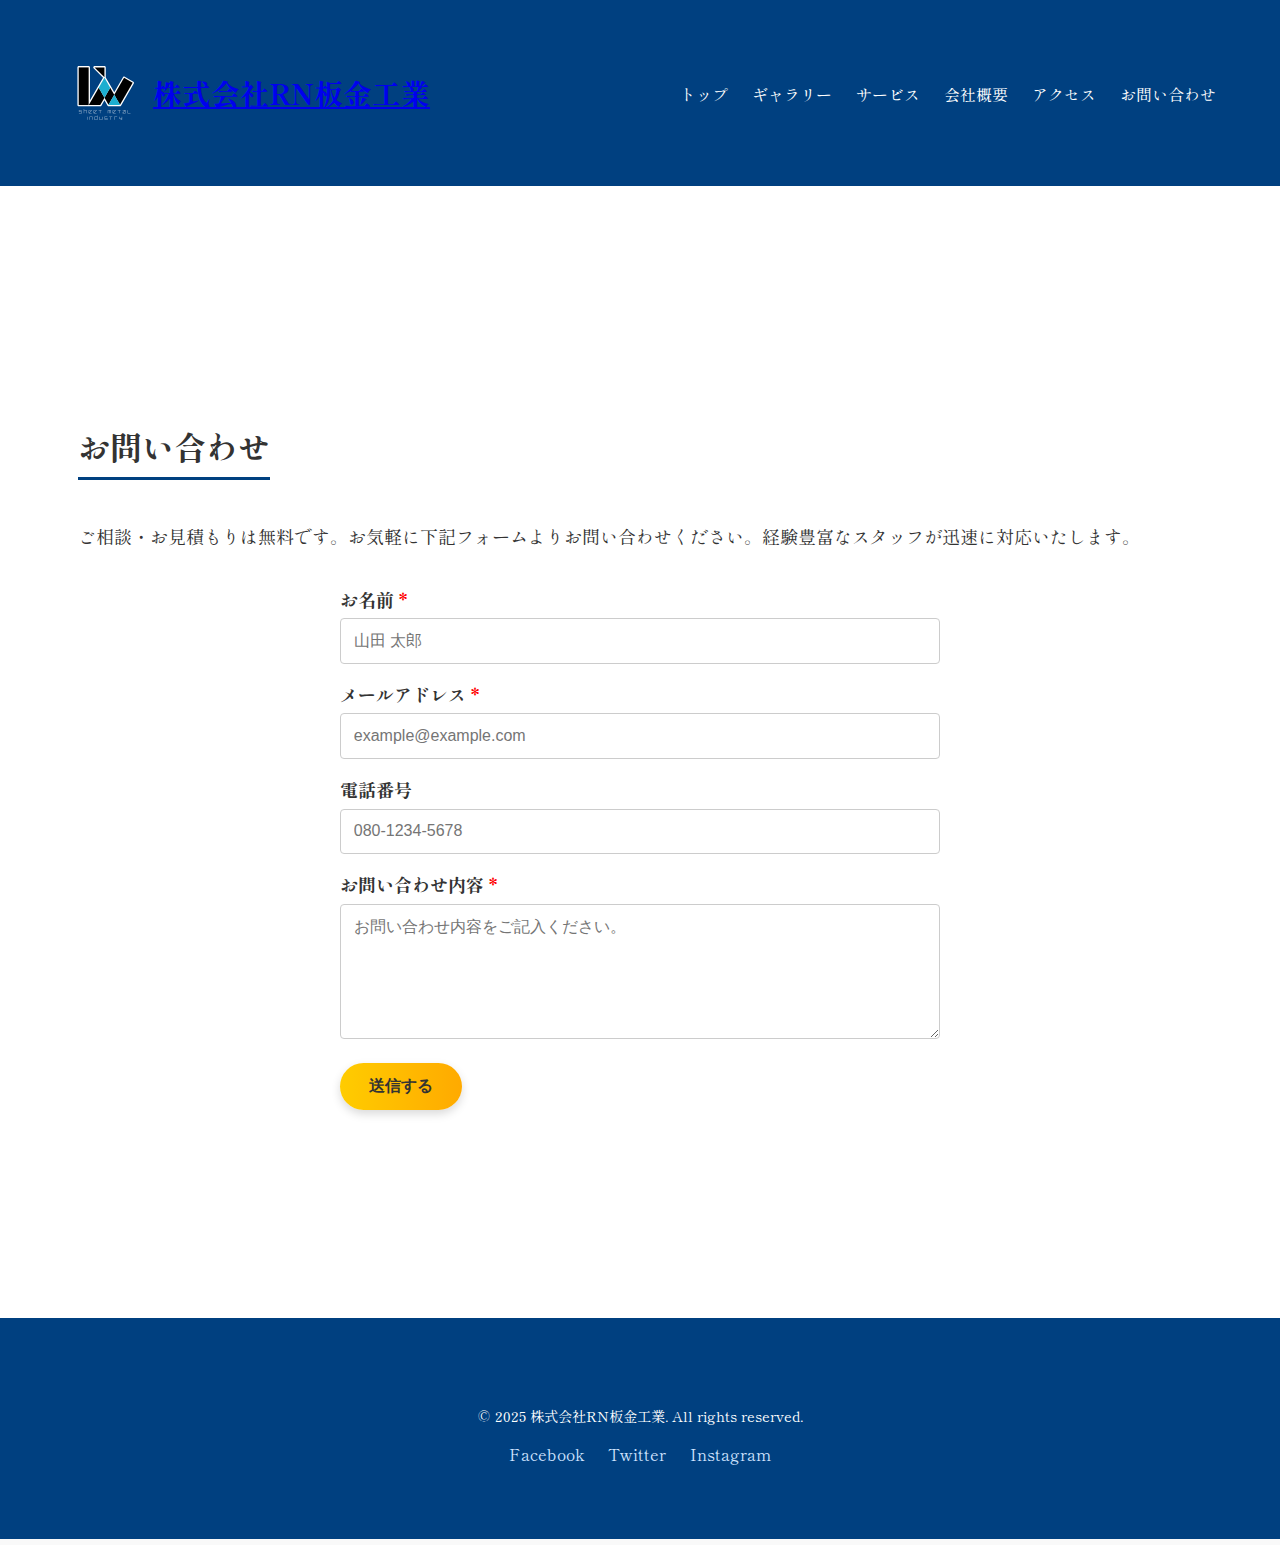
<file: contact.html>
<!DOCTYPE html>
<html lang="ja">

<head>
  <meta charset="UTF-8">
  <meta name="viewport" content="width=device-width, initial-scale=1" />
  <title>お問い合わせ</title>
  <link rel="stylesheet" href="style.css"> <!-- 共通CSSを使うなら -->
  <link href="https://fonts.googleapis.com/css2?family=Shippori+Mincho+B1&display=swap" rel="stylesheet">
</head>

<body>
     <header>
    <div class="container header-inner">
      <h1 class="logo">
        <img src="images/RNロゴ背景白.svg" alt="〇〇断熱板金 ロゴ" />
        <a href="index.html" class="active">株式会社RN板金工業</a>
      </h1>

      <!-- ハンバーガーメニュー -->
      <div class="menu-toggle" id="menu-toggle">
        <span></span>
        <span></span>
        <span></span>
      </div>

      <nav>
        <ul class="nav-list">
          <li><a href="index.html">トップ</a></li>
          <li><a href="photos.html">ギャラリー</a></li>
          <li><a href="index.html#services">サービス</a></li>
          <li><a href="index.html#about">会社概要</a></li>
          <li><a href="index.html#map">アクセス</a></li>
          <li><a href="contact.html">お問い合わせ</a></li>
        </ul>
      </nav>
    </div>
  </header>

  <main>
    <section id="contact" class="contact">
      <div class="container">
        <h2>お問い合わせ</h2>
        <p>ご相談・お見積もりは無料です。お気軽に下記フォームよりお問い合わせください。経験豊富なスタッフが迅速に対応いたします。</p>

        <form action="https://formspree.io/f/xandvojb" method="POST" class="contact-form">
          <input type="hidden" name="_redirect" value="https://yourdomain.com/thanks.html" />
          <label for="name">お名前 <span class="required">*</span></label>
          <input type="text" id="name" name="name" placeholder="山田 太郎" required />

          <label for="email">メールアドレス <span class="required">*</span></label>
          <input type="email" id="email" name="email" placeholder="example@example.com" required />

          <label for="phone">電話番号</label>
          <input type="tel" id="phone" name="phone" placeholder="080-1234-5678" />

          <label for="message">お問い合わせ内容 <span class="required">*</span></label>
          <textarea id="message" name="message" rows="6" placeholder="お問い合わせ内容をご記入ください。" required></textarea>

          <button type="submit" class="btn btn-primary">送信する</button>
        </form>
      </div>
    </section>
  </main>

    <footer>
    <div class="container">
      <p>&copy; 2025 株式会社RN板金工業. All rights reserved.</p>
      <div class="social-links">
        <a href="https://facebook.com" target="_blank" rel="noopener">Facebook</a>
        <a href="https://twitter.com" target="_blank" rel="noopener">Twitter</a>
        <a href="https://instagram.com" target="_blank" rel="noopener">Instagram</a>
      </div>
    </div>
  </footer>

    <script>
    // ハンバーガーメニューのトグル機能
    const menuToggle = document.getElementById('menu-toggle');
    const navList = document.querySelector('.nav-list');

    menuToggle.addEventListener('click', () => {
      navList.classList.toggle('active');  // 'active' クラスを切り替え、メニューの表示を切り替える
    });
  </script>

</body>
</html>
</file>
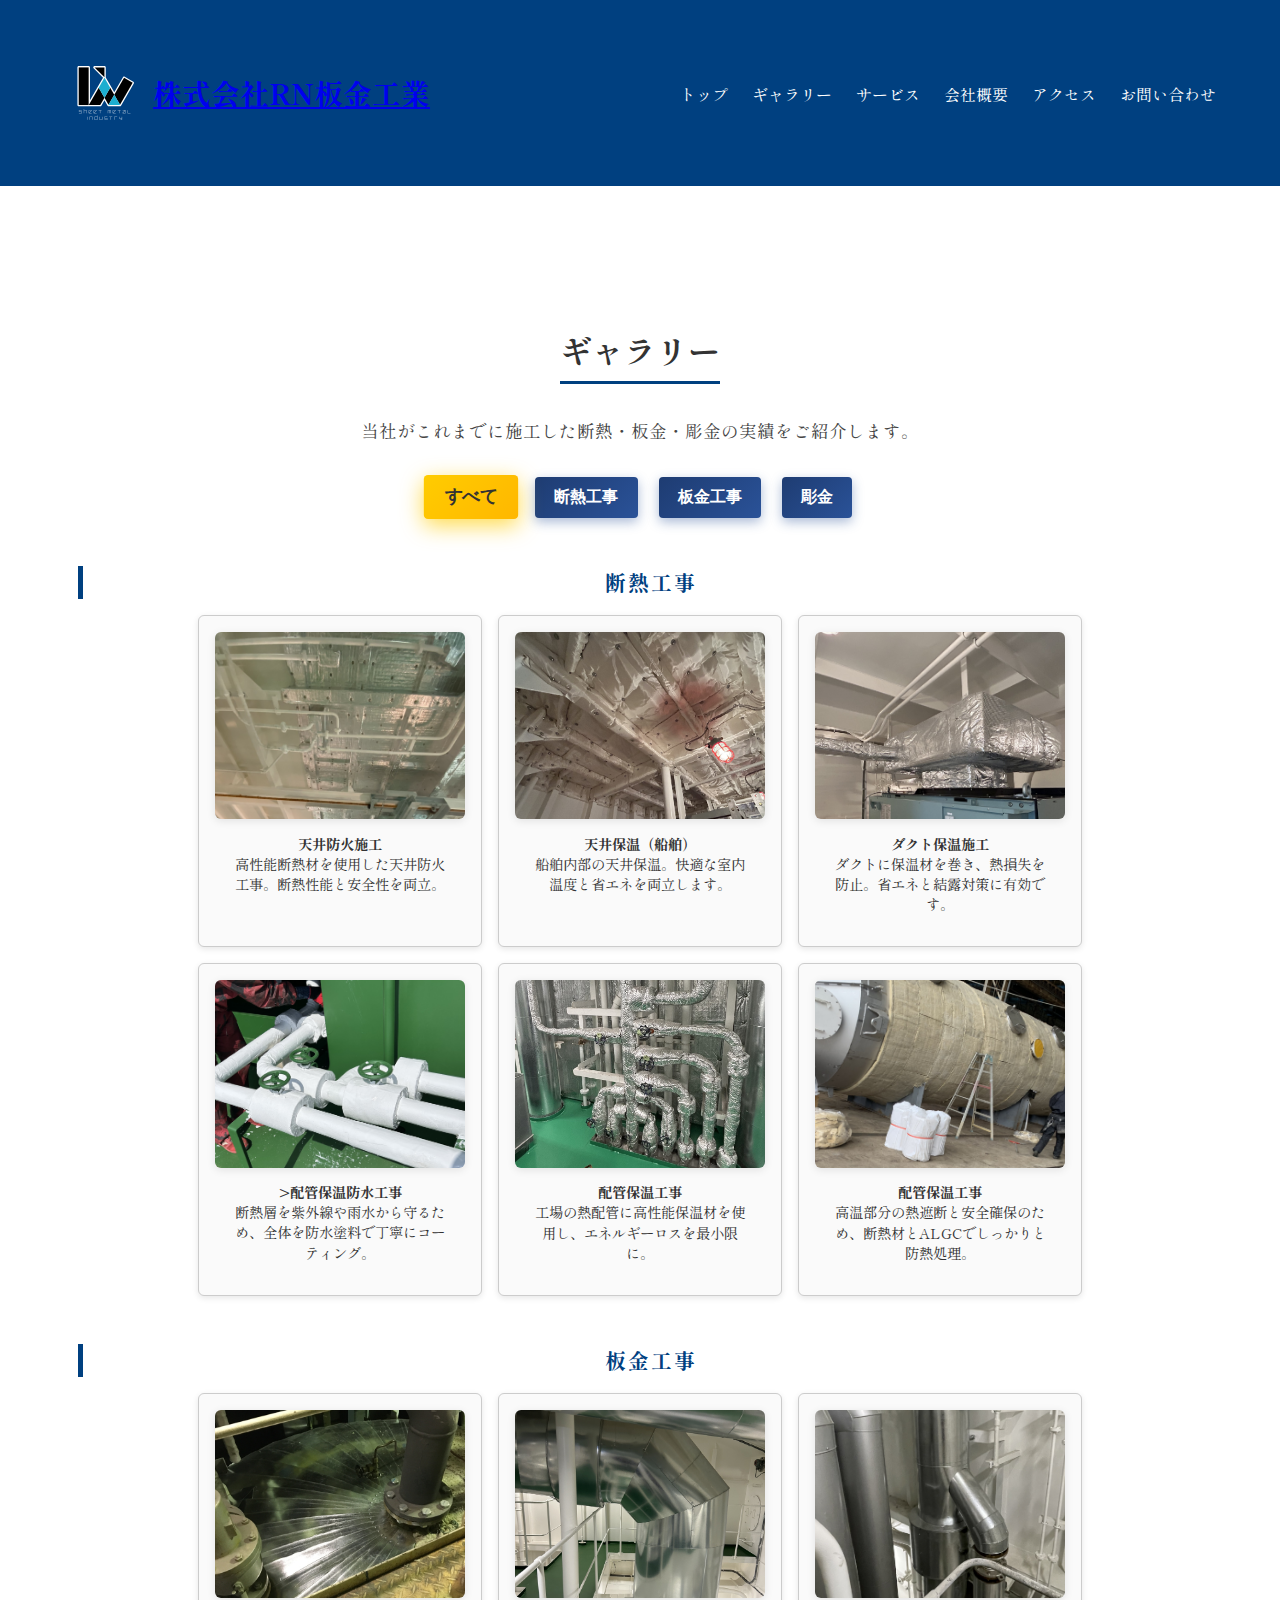
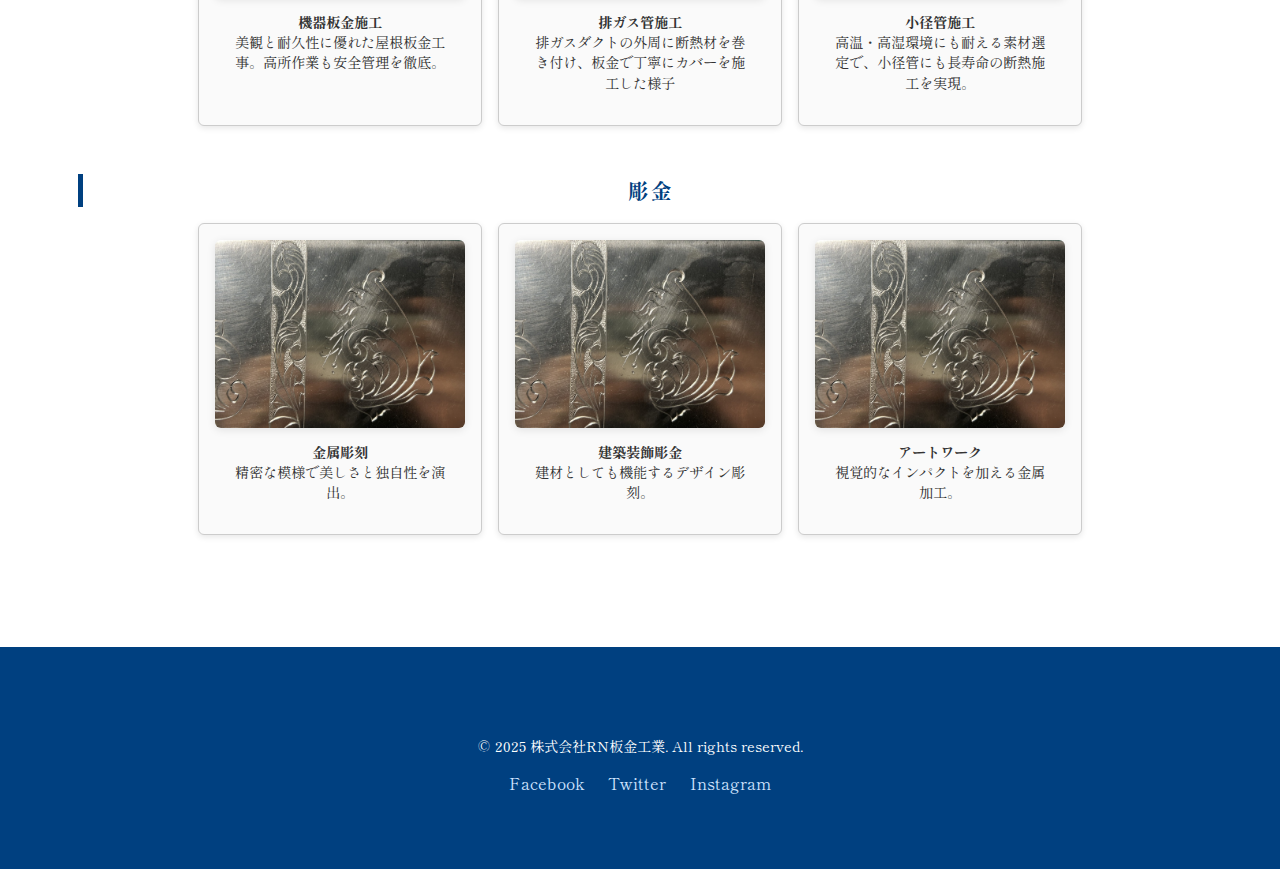
<file: photos.html>
<!DOCTYPE html>
<html lang="ja">
  
<head>
  <meta charset="UTF-8" />
  <meta name="viewport" content="width=device-width, initial-scale=1" />
  <title>施工写真ギャラリー | 株式会社RN板金工業</title>
  <link rel="stylesheet" href="style.css" />
  <link href="https://fonts.googleapis.com/css2?family=Shippori+Mincho+B1&display=swap" rel="stylesheet">
  <style>
    .gallery-buttons {
      text-align: center;
      margin-bottom: 2rem;
    }

    .gallery-buttons button {
      background-color: #004080;
      color: #fff;
      border: none;
      padding: 0.6rem 1.2rem;
      margin: 0 0.5rem;
      cursor: pointer;
      border-radius: 4px;
      transition: background-color 0.3s;
    }

    .gallery-buttons button.active {
      background-color: #ffcc00;
      color: #333;
    }

    .gallery-category-section {
      display: none;
    }

    .gallery-category-section.active {
      display: block;
    }

    /* ギャラリーグリッドの基本スタイル */
    .gallery-grid {
      display: flex;
      flex-wrap: wrap;
      gap: 1rem;
      justify-content: center;
    }

    .gallery-grid figure {
      margin: 0;
      width: 250px;
      border: 1px solid #ccc;
      border-radius: 6px;
      overflow: hidden;
      background-color: #fafafa;
      box-shadow: 0 2px 6px rgba(0,0,0,0.1);
    }

    .gallery-grid img {
      width: 100%;
      height: auto;
      display: block;
    }

    .gallery-grid figcaption {
      padding: 0.5rem 1rem 1rem;
      font-size: 0.9rem;
      color: #333;
    }

    .gallery-category {
      margin-bottom: 1rem;
      text-align: center;
      font-weight: bold;
      font-size: 1.3rem;
      color: #004080;
    }
  </style>
</head>

<body>
  <header>
    <div class="container header-inner">
      <h1 class="logo">
        <img src="images/RNロゴ背景白.svg" alt="〇〇断熱板金 ロゴ" />
        <a href="index.html" class="active">株式会社RN板金工業</a>
      </h1>

      <!-- ハンバーガーメニュー -->
      <div class="menu-toggle" id="menu-toggle">
        <span></span>
        <span></span>
        <span></span>
      </div>

      <nav>
        <ul class="nav-list">
          <li><a href="index.html">トップ</a></li>
          <li><a href="photos.html">ギャラリー</a></li>
          <li><a href="index.html#services">サービス</a></li>
          <li><a href="index.html#about">会社概要</a></li>
          <li><a href="index.html#map">アクセス</a></li>
          <li><a href="contact.html">お問い合わせ</a></li>
        </ul>
      </nav>
    </div>
  </header>

  <main>
    <section class="photo-gallery">
      <div class="container">
        <h2>ギャラリー</h2>
        <p>当社がこれまでに施工した断熱・板金・彫金の実績をご紹介します。</p>

        <!-- カテゴリ切り替えボタン -->
        <div class="gallery-buttons">
          <button class="category-btn active" data-target="all">すべて</button>
          <button class="category-btn" data-target="insulation">断熱工事</button>
          <button class="category-btn" data-target="sheet-metal">板金工事</button>
          <button class="category-btn" data-target="chokin">彫金</button>
        </div>

        <!-- 断熱工事 -->
        <div class="gallery-category-section insulation active">
          <h3 class="gallery-category">断熱工事</h3>
          <div class="gallery-grid">
            <figure><img src="images/船体防熱.jpg" alt="天井防火施工"><figcaption><strong>天井防火施工</strong><br>高性能断熱材を使用した天井防火工事。断熱性能と安全性を両立。</figcaption></figure>
            <figure><img src="images/GCロール.jpg" alt="天井保温（船舶）"><figcaption><strong>天井保温（船舶）</strong><br>船舶内部の天井保温。快適な室内温度と省エネを両立します。</figcaption></figure>
            <figure><img src="images/ダクト保温.jpg" alt="ダクト保温施工"><figcaption><strong>ダクト保温施工</strong><br>ダクトに保温材を巻き、熱損失を防止。省エネと結露対策に有効です。</figcaption></figure>
            <figure><img src="images/目洗い.jpg" alt="防水コーティング"><figcaption><strong>>配管保温防水工事</strong><br>断熱層を紫外線や雨水から守るため、全体を防水塗料で丁寧にコーティング。</figcaption></figure>
            <figure><img src="images/ALW.jpg" alt="配管保温工事"><figcaption><strong>配管保温工事</strong><br>工場の熱配管に高性能保温材を使用し、エネルギーロスを最小限に。</figcaption></figure>
            <figure><img src="images/スクラバー.jpg" alt="高温断熱"><figcaption><strong>配管保温工事</strong><br> 高温部分の熱遮断と安全確保のため、断熱材とALGCでしっかりと防熱処理。</figcaption></figure>
          </div>
        </div>

        <!-- 板金工事 -->
        <div class="gallery-category-section sheet-metal active">
          <h3 class="gallery-category">板金工事</h3>
          <div class="gallery-grid">
            <figure><img src="images/板金.jpg" alt="屋根板金施工"><figcaption><strong>機器板金施工</strong><br>美観と耐久性に優れた屋根板金工事。高所作業も安全管理を徹底。</figcaption></figure>
            <figure><img src="images/排ガス管大口径.jpg" alt="排ガス管施工"><figcaption><strong>排ガス管施工</strong><br>排ガスダクトの外周に断熱材を巻き付け、板金で丁寧にカバーを施工した様子</figcaption></figure>
            <figure><img src="images/排ガス管.jpg" alt="小径管施工"><figcaption><strong>小径管施工</strong><br>高温・高湿環境にも耐える素材選定で、小径管にも長寿命の断熱施工を実現。</figcaption></figure>
          </div>
        </div>

        <!-- 彫金 -->
        <div class="gallery-category-section chokin active">
          <h3 class="gallery-category">彫金</h3>
          <div class="gallery-grid">
            <figure><img src="images/彫金.jpg" alt="金属彫刻"><figcaption><strong>金属彫刻</strong><br>精密な模様で美しさと独自性を演出。</figcaption></figure>
            <figure><img src="images/彫金.jpg" alt="建築装飾彫金"><figcaption><strong>建築装飾彫金</strong><br>建材としても機能するデザイン彫刻。</figcaption></figure>
            <figure><img src="images/彫金.jpg" alt="アートワーク"><figcaption><strong>アートワーク</strong><br>視覚的なインパクトを加える金属加工。</figcaption></figure>
          </div>
        </div>

      </div>
    </section>
  </main>

  <footer>
    <div class="container">
      <p>&copy; 2025 株式会社RN板金工業. All rights reserved.</p>
      <div class="social-links">
        <a href="https://facebook.com" target="_blank" rel="noopener">Facebook</a>
        <a href="https://twitter.com" target="_blank" rel="noopener">Twitter</a>
        <a href="https://instagram.com" target="_blank" rel="noopener">Instagram</a>
      </div>
    </div>
  </footer>

  <script>
    document.addEventListener("DOMContentLoaded", function () {
      const buttons = document.querySelectorAll(".category-btn");
      const sections = document.querySelectorAll(".gallery-category-section");

      buttons.forEach(button => {
        button.addEventListener("click", () => {
          const target = button.getAttribute("data-target");

          // ボタンのactive切り替え
          buttons.forEach(btn => btn.classList.remove("active"));
          button.classList.add("active");

          // セクション表示切替
          if (target === "all") {
            sections.forEach(section => section.classList.add("active"));
          } else {
            sections.forEach(section => {
              if (section.classList.contains(target)) {
                section.classList.add("active");
              } else {
                section.classList.remove("active");
              }
            });
          }
        });
      });
    });
  </script>

    <script>
    // ハンバーガーメニューのトグル機能
    const menuToggle = document.getElementById('menu-toggle');
    const navList = document.querySelector('.nav-list');

    menuToggle.addEventListener('click', () => {
      navList.classList.toggle('active');  // 'active' クラスを切り替え、メニューの表示を切り替える
    });
  </script>

</body>
</html>
</file>
<file: style.css>
/* ===================================
   基本設定
=================================== */
body {
  margin: 0;
  color: #333;
  line-height: 1.6;
  background-color: #f9f9f9;
  font-family: 'Shippori Mincho B1', serif;
}

.container {
  width: 100%;
  max-width: 1200px;
  margin: 0 auto;
  padding: 0 16px;
}

/* ===================================
   ヘッダー & レイアウト
=================================== */
header {
  background-color: #004080;
  color: #fff;
  /* padding: 1rem 0; */ /* ここは必要に応じて調整 */
}

.header-inner {
  display: flex;
  justify-content: space-between;
  align-items: center;
  flex-wrap: wrap;
  position: relative;
}

/* ===================================
   ロゴ
=================================== */
.logo {
  display: flex;
  align-items: center;
  font-size: 1.8rem;
  font-weight: bold;
  color: white;
  gap: 10px;
  margin: 0;
  white-space: nowrap; /* 長い名前の場合はここを off にもできる */
}

.logo img {
  height: 90px; /* モバイルでも収まりやすいサイズ */
  width: auto;
}

/* ===================================
   ハンバーガーメニュー
=================================== */
.menu-toggle {
  display: none;
  flex-direction: column;
  justify-content: space-between;
  width: 30px;
  height: 25px;
  cursor: pointer;
  margin-left: auto;
  /* padding or margin-top if needed */
  z-index: 1000;
}

.menu-toggle span {
  width: 100%;
  height: 4px;
  background-color: white;
  border-radius: 2px;
  margin: 3px 0;
  display: block;
}

/* ===================================
   ナビメニュー共通
=================================== */

nav {
  /* nothing special here, width will adapt */
}

.nav-list {
  list-style: none;
  margin: 0;
  padding: 0;
  display: flex;
  flex-direction: row; /* デフォルトは横並び */
  gap: 1.5rem;
}

.nav-list li a {
  color: white;
  text-decoration: none;
  transition: 0.3s;
}

.nav-list li a:hover,
.nav-list li a.active {
  text-decoration: underline;
}

/* ===================================
   モバイル表示（～768px）
=================================== */
@media screen and (max-width: 768px) {
  .header-inner {
    /* そのまま space-between でいい */
    align-items: center;
  }

  .logo {
    font-size: 1.2rem;
  }

  .logo img {
    height: 80px;
  }

  .menu-toggle {
    display: flex;
  }

  /* メニュー閉じてるときは非表示 */
  .nav-list {
    display: none;
    flex-direction: column; /* 開いたときだけ縦並びに */
    gap: 1rem;
    background-color: #004080;
    padding: 1rem 0;
    width: 100%;
    margin-top: 10px; /* ロゴとハンバーガーの下にちょっと余白 */
  }

  /* メニュー開いたとき */
  .nav-list.active {
    display: flex;
  }

  .nav-list li a {
    padding: 0.75rem 16px;
    font-size: 1.1rem;
    display: block;
  }
}

/* ===================================
   デスクトップ表示（769px～）
=================================== */
@media screen and (min-width: 769px) {
  .menu-toggle {
    display: none;
  }

  .nav-list {
    display: flex !important;
    flex-direction: row;
    gap: 1.5rem;
  }

  .nav-list li a {
    padding: 0;
    font-size: 1rem;
  }
}


/* ヒーローセクション */
.hero {
  position: relative;
  width: 100%;
  min-height: 800px;
  display: flex;
  flex-direction: column;
  justify-content: center;
  text-align: center;
  color: white;
  padding: 8rem 1rem;
  overflow: hidden;
}

.hero-background {
  position: absolute;
  top: 0;
  left: 0;
  right: 0;
  bottom: 0;
  background-size: cover;
  background-position: center;
  background-repeat: no-repeat;
  transition: opacity 1s ease, transform 1s ease-in-out;
  z-index: 0;
  background-image: linear-gradient(rgba(0, 64, 128, 0.3), rgba(0, 64, 128, 0.8)), url('images/hero1.jpg');
}

.hero-background.fade {
  opacity: 0;
  transform: scale(1.2);
}

.hero::before {
  content: "";
  position: absolute;
  top: 0;
  left: 0;
  right: 0;
  bottom: 0;
  background: rgba(0, 64, 128, 0.5);
  z-index: 1;
}

.hero-content {
  position: relative;
  z-index: 2;
  animation: fadeInUp 1.2s ease-out both;
}

h2 {
  position: relative;
  display: inline-block;
  padding-bottom: 0.5rem;
  margin-bottom: 1.5rem;
  font-size: 3rem;
}

h2::after {
  content: "";
  position: absolute;
  left: 0;
  bottom: 0;
  height: 3px;
  width: 100%;
  background-color: #004080;
}

.hero h2 span {
  display: inline-block;
  animation: highlightText 1.5s ease-in-out;
}

@keyframes fadeInUp {
  from {
    opacity: 0;
    transform: translateY(20px);
  }
  to {
    opacity: 1;
    transform: translateY(0);
  }
}

@keyframes highlightText {
  0% {
    opacity: 0;
    transform: translateY(30px);
  }
  100% {
    opacity: 1;
    transform: translateY(0);
  }
}

.hero p {
  font-size: 1.4rem;
  max-width: 750px;
  margin: 0 auto 2.5rem;
  line-height: 1.6;
}

/* ボタンのスタイル */
.btn {
  display: inline-block;
  padding: 0.8rem 1.5rem;
  font-size: 1rem;
  border: none;
  cursor: pointer;
  text-decoration: none;
  border-radius: 4px;
}

.btn-primary {
  background: linear-gradient(to right, #ffcc00, #ffaa00);
  color: #333;
  font-weight: bold;
  border: none;
  padding: 0.8rem 1.8rem;
  border-radius: 50px;
  transition: all 0.3s ease;
  box-shadow: 0 4px 10px rgba(0, 0, 0, 0.15);
}

.btn-primary:hover {
  background: linear-gradient(to right, #ffaa00, #ffcc00);
  transform: translateY(-2px);
}

.br-sp {
  display: none;
  font-size: large;
}


/* ===============================
   レスポンシブ対応
=============================== */
@media screen and (max-width: 768px) {
  .hero {
    padding: 5rem 1rem;
    min-height: 500px;
  }

  h2 {
    font-size: 1rem;
    margin-bottom: 1rem;
  }

  .hero p {
    font-size: 0.6rem;
    padding: 0 1rem;
  }

  .btn-primary {
    font-size: 0.95rem;
    padding: 0.6rem 1.2rem;
  }
   .br-sp {
    display: inline;
  }

}

@media screen and (max-width: 480px) {
  .hero {
    padding: 4rem 1rem;
    min-height: 400px;
  }

  h2 {
    font-size: 1rem;
  }

  .hero p {
    font-size: 0.6rem;
  }

  .btn-primary {
    font-size: 0.9rem;
    padding: 0.6rem 1rem;
  }

    .br-sp {
    display: inline;
  }

  .br-sp::after {
    content: "\A"; /* 改行コード */
    white-space: pre;
  }
}




/* サービス内リスト */
/* サービスアイテム全体 */
.service-items {
  display: grid;
  grid-template-rows: repeat(4, auto);
  grid-auto-flow: row; /* アイテムの流れを縦方向に変更 */
  gap: 2.5rem 2rem;
  max-width: 1200px;
  margin: 0 auto;
  padding: 0 20px;
}

/* サービス内容 */
.service {
  position: relative;  /* 親要素にrelativeを設定 */
  max-width: 100%;
  background: linear-gradient(135deg, #f0f5ff, #e8f0fc);
  border-left: 5px solid #004080;
  border-radius: 8px;
  box-shadow: 0 4px 12px rgba(0, 64, 128, 0.15);
  padding: 1.8rem 2rem;
  transition: background 0.3s ease, transform 0.3s ease;
  display: flex;
  flex-direction: column;
  text-align: left;
  overflow: visible; /* 画像が親要素を超えて表示されるように */
}

/* サービス内容にホバー時 */
.service:hover {
  background: #e0ecff;
  transform: translateY(-3px) scale(1.03);
}

/* サービス内容画像オーバーレイ */
.service-image-overlay {
  position: absolute; /* 画像を絶対位置に配置 */
  top: 0; /* 親要素の上端に配置 */
  left: 0; /* 親要素の左端に配置 */
  width: 100%; /* 幅をサービス枠と同じに */
  height: 100%; /* 高さをサービス枠と同じに */
  z-index: -1; /* 画像を背面に配置 */
}

.service-image-overlay img {
  position: absolute; /* 画像を絶対位置に配置 */
  top: -20%; /* 親要素から20%外側に */
  left: -20%; /* 親要素から20%外側に */
  width: 140%; /* 幅を140%に設定して枠外にはみ出す */
  height: 140%; /* 高さも140%に設定して枠外にはみ出す */
  object-fit: cover; /* 画像の縦横比を保ちながら枠に合わせる */
}

/* サービスタイトル */
.service h3 span {
  font-size: 1.4rem;
  font-weight: 700;
  color: #003366;
  border-bottom: 3px solid #004080;
  padding-bottom: 6px;
  display: inline-block;
  margin-bottom: 1rem;
}

/* サービスリスト */
.service-list {
  list-style: none;
  padding: 0;
  margin: 0;
  display: grid;
  gap: 1.3rem;
}

.service-list li {
  border-left: 5px solid #004080;
  border-radius: 8px;
  box-shadow: 0 4px 10px rgba(0, 64, 128, 0.1);
  padding-left: 10px;
}

/* 左右ジグザグ配置 */
.service:nth-child(odd) {
  align-self: flex-start; /* 奇数番目のサービスを左寄せ */
}

.service:nth-child(even) {
  align-self: flex-end; /* 偶数番目のサービスを右寄せ */
}




/* レスポンシブ: スマホは1カラムに */
@media screen and (max-width: 1024px) {
  .service-items {
    grid-template-columns: repeat(2, 1fr);
    /* タブレットは2カラム */
    gap: 2rem 1.5rem;
  }
}

@media screen and (max-width: 767px) {
  .service-items {
    grid-template-columns: 1fr;
    /* スマホは1カラム */
    gap: 1.8rem 0;
  }
}



/* 会社概要 */
.about {
  background-color: #fafafa; /* シンプルな白に近いグレー背景 */
  padding: 4rem 1rem;
  color: #333;
  text-align: center;
}

.section-title {
  font-size: 2.2rem;
  font-weight: 600;
  color: #004080;
  margin-bottom: 2rem;
}

.company-info {
  display: flex;
  flex-direction: column; /* 縦並びにする */
  gap: 1.5rem;
  margin-bottom: 3rem;
}

.info-item {
  background: #fff;
  padding: 1.2rem;
  border-radius: 6px;
  font-size: 1rem;
  line-height: 1.5;
  text-align: left;
  color: #555;
  box-shadow: none; /* 影を無しにして軽さを */
}

.info-item strong {
  font-weight: bold;
  color: #004080;
}

.company-description {
  font-size: 1.2rem;
  color: #555;
  max-width: 750px;
  margin: 0 auto;
  line-height: 1.5;
  font-weight: 300;
}


/* アクセスマップ */
.container {
  width: 90%;
  max-width: 1200px;
  margin: 0 auto;
  padding: 3rem 15px;
}

.map {
  padding: 4rem 1rem;
  background-color: #eef5fb;
}

.map h2 {
  text-align: center;
  margin-bottom: 2rem;
}

.map-container iframe {
  width: 100%;
  height: 400px;
  border: 0;
  border-radius: 8px;
}


/* お問い合わせ */
.contact {
  background-color: #ffffff;
  padding: 10rem 1rem;
}

.contact h2 {
  text-align: center;
  font-size: 2rem;
  margin-bottom: 1.5rem;
}

.contact>p {
  max-width: 600px;
  margin: 0 auto 2rem;
  text-align: center;
  font-size: 1.1rem;
  color: #003366;
}

.contact-form {
  max-width: 600px;
  margin: 0 auto;
  display: flex;
  flex-direction: column;

}

.contact-form label {
  margin-top: 1rem;
  margin-bottom: 0.3rem;
  font-weight: bold;
}

.contact-form input,
.contact-form textarea {
  padding: 0.8rem;
  border: 1px solid #ccc;
  border-radius: 4px;
  font-size: 1rem;
}

.contact-form textarea {
  resize: vertical;
}

.contact-form button {
  margin-top: 1.5rem;
  align-self: flex-start;
}


/* フッター */
footer {
  background-color: #004080;
  color: #fff;
  text-align: center;
  padding: 1.5rem 1rem;
  font-size: 0.9rem;
}

footer .social-links {
  margin-top: 0.5rem;
}

footer .social-links a {
  color: #d0e4ff;
  margin: 0 10px;
  font-size: 1rem;
  text-decoration: none;
  transition: color 0.3s ease;
}

footer .social-links a:hover {
  color: #ffffff;
}

#scrollToTopBtn {
  position: fixed;
  bottom: 30px;
  right: 30px;
  z-index: 1000;
  background-color: #248df7;
  color: white;
  border: none;
  padding: 0.8rem 1rem;
  font-size: 1.2rem;
  border-radius: 50%;
  cursor: pointer;
  display: none;
  box-shadow: 0 4px 10px rgba(0, 0, 0, 0.2);
  transition: opacity 0.3s ease;
}

#scrollToTopBtn:hover {
  background-color: #0066cc;
}



/* 写真ギャラリー用（photos.htmlにも使える） */
.photo-gallery {
  padding: 4rem 1rem;
  background-color: #fff;
  text-align: center;
}

.photo-gallery h2 {
  font-size: 2rem;
  margin-bottom: 1rem;
}

.photo-gallery p {
  font-size: 1.1rem;
  margin-bottom: 2rem;
  color: #444;
}

.gallery-section {
  margin-bottom: 4rem;
}

.gallery-category {
  font-size: 1.5rem;
  color: #004080;
  margin-top: 3rem;
  margin-bottom: 1.5rem;
  border-left: 5px solid #004080;
  padding-left: 1rem;
}

.gallery-grid {
  display: grid;
  grid-template-columns: repeat(auto-fit, minmax(260px, 1fr));
  gap: 1.5rem;
  justify-content: center;
}

.gallery-grid:has(figure:only-child) {
  justify-content: center;
  grid-template-columns: 1fr;
  text-align: center;
}

.gallery-grid img {
  width: 100%;
  height: auto;
  border-radius: 6px;
  box-shadow: 0 2px 8px rgba(0, 0, 0, 0.1);
  transition: transform 0.3s ease, box-shadow 0.3s ease;
}

.gallery-grid img:hover {
  transform: scale(1.03);
  box-shadow: 0 4px 15px rgba(0, 0, 0, 0.15);
}

.gallery-grid figure {
  background-color: #f9f9f9;
  padding: 1rem;
  border-radius: 8px;
  box-shadow: 0 1px 5px rgba(0, 0, 0, 0.05);
  transition: box-shadow 0.3s ease;
  overflow: hidden;
  position: relative;
  cursor: pointer;
  margin: 0;
}

.gallery-grid figure:hover {
  box-shadow: 0 4px 12px rgba(0, 0, 0, 0.15);
}

.gallery-grid figcaption {
  font-size: 0.9rem;
  color: #555;
  margin-top: 0.4rem;
  line-height: 1.4;
}

/* カテゴリ切り替えボタン */
.gallery-buttons {
  text-align: center;
  margin-bottom: 2.5rem;
}

.gallery-buttons button {
  background-color: #004080;
  color: white;
  border: none;
  padding: 0.7rem 1.5rem;
  margin: 0 0.5rem;
  cursor: pointer;
  border-radius: 4px;
  font-size: 1rem;
  font-weight: bold;
  transition: background-color 0.3s ease, transform 0.2s ease;
  box-shadow: 0 2px 6px rgba(0, 0, 0, 0.1);
}

.gallery-buttons button:hover {
  background-color: #0066cc;
  transform: translateY(-2px);
}

.gallery-buttons button.active {
  background-color: #ffcc00;
  color: #333;
  box-shadow: 0 2px 10px rgba(0, 0, 0, 0.2);
}

/* ボタン */
.gallery-buttons button {
  background: linear-gradient(135deg, #1e3c72, #2a5298);
  color: #fff;
  border: none;
  padding: 0.8rem 1.6rem;
  margin: 0 0.6rem;
  cursor: pointer;
  border-radius: 30px;
  font-weight: 600;
  box-shadow: 0 4px 12px rgba(42, 82, 152, 0.4);
  transition: background 0.3s, transform 0.2s;
}

.gallery-buttons button:hover {
  background: linear-gradient(135deg, #2a5298, #1e3c72);
  transform: scale(1.05);
}

.gallery-buttons button.active {
  background: linear-gradient(135deg, #ffcc00, #ffb700);
  color: #222;
  box-shadow: 0 6px 20px rgba(255, 204, 0, 0.7);
  transform: scale(1.1);
}

/* ギャラリーグリッド */
.gallery-grid {
  display: grid;
  grid-template-columns: repeat(auto-fit, minmax(280px, 1fr));
  gap: 1.5rem;
  justify-items: center;
}

/* ギャラリーカード */
.gallery-grid figure {
  margin: 0;
  border-radius: 15px;
  overflow: hidden;
  box-shadow: 0 8px 20px rgba(0, 0, 0, 0.15);
  background: #fff;
  cursor: pointer;
  transition: transform 0.3s ease, box-shadow 0.3s ease;
  width: 100%;
  max-width: 320px;
}

.gallery-grid figure:hover {
  transform: translateY(-8px) scale(1.03);
  box-shadow: 0 12px 28px rgba(0, 0, 0, 0.3);
}

/* 画像 */
.gallery-grid img {
  display: block;
  width: 100%;
  height: 200px;
  object-fit: cover;
  transition: transform 0.3s ease;
}

.gallery-grid figure:hover img {
  transform: scale(1.1);
}

/* キャプション */
.gallery-grid figcaption {
  padding: 1rem 1.2rem 1.4rem;
  font-size: 0.95rem;
  color: #444;
  line-height: 1.4;
}

/* カテゴリ見出し */
.gallery-category {
  margin-bottom: 1.8rem;
  font-weight: 700;
  font-size: 1.6rem;
  color: #1e3c72;
  text-align: center;
  text-transform: uppercase;
  letter-spacing: 2px;
}


/* 非表示カテゴリ */
.gallery-category-section {
  display: none;
}

.gallery-category-section.active {
  display: block;
}



/* その他 */
.required {
  color: red;
}


/* ローディング画面 */
#loading {
  position: fixed;
  z-index: 9999;
  background: white;
  top: 0;
  left: 0;
  width: 100%;
  height: 100%;
  display: flex;
  align-items: center;
  justify-content: center;
  transition: opacity 0.6s ease, visibility 0.6s ease;
}

#loading.loaded {
  opacity: 0;
  visibility: hidden;
}

/* スピナー */
.spinner {
  width: 50px;
  height: 50px;
  border: 6px solid #ccc;
  border-top: 6px solid #004080;
  border-radius: 50%;
  animation: spin 1s linear infinite;
}

/* アニメーション */
@keyframes spin {
  to {
    transform: rotate(360deg);
  }
}

/* スマホ（小さい画面）用の特別な調整 */
@media screen and (max-width: 600px) {
  .nav-menu {
    display: none; /* メニューをハンバーガーメニュー化するなど */
  }
  h1 {
    font-size: 24px;
  }
  .gallery img {
    width: 100%;
    height: auto;
  }
}

/* PC 用（広い画面） */
@media screen and (min-width: 1024px) {
  .nav-menu {
    display: flex;
  }
  body {
    font-size: 18px;
  }
  .sidebar {
    width: 300px;
  }
}
</file>
